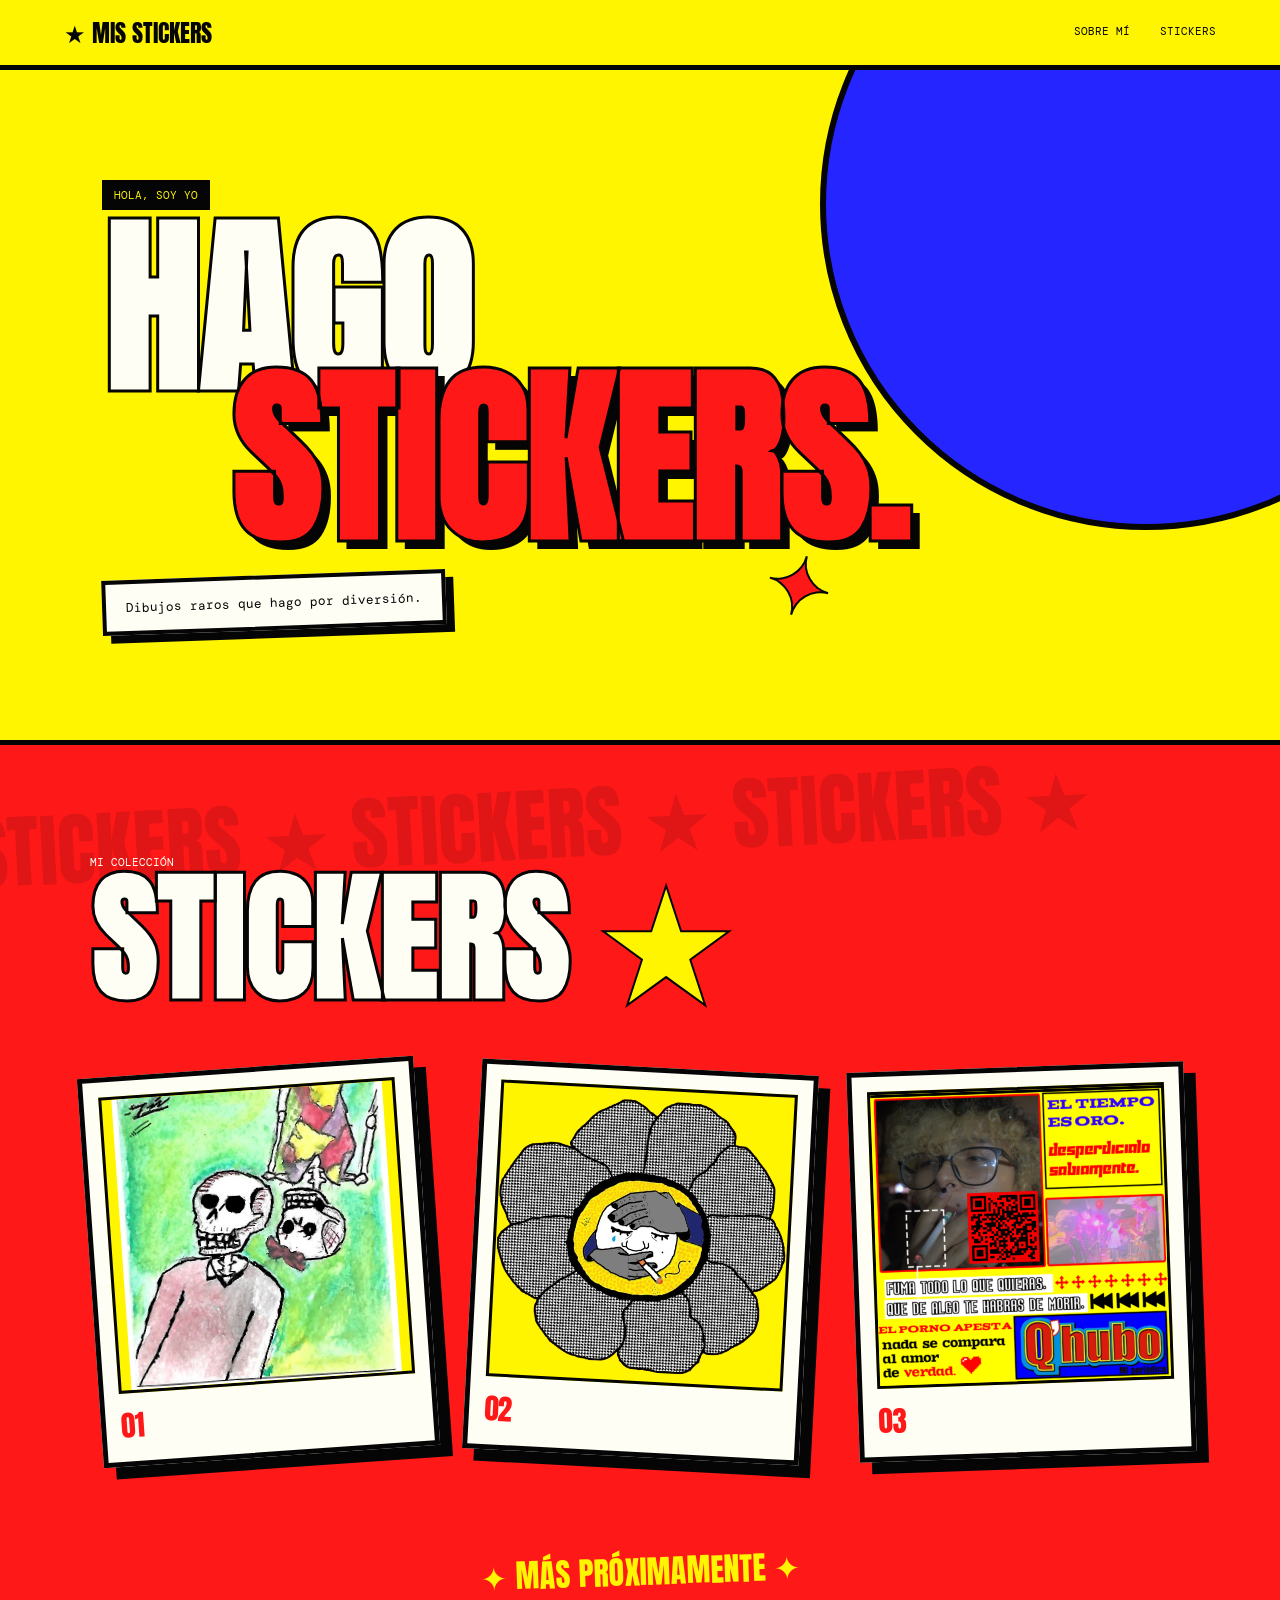
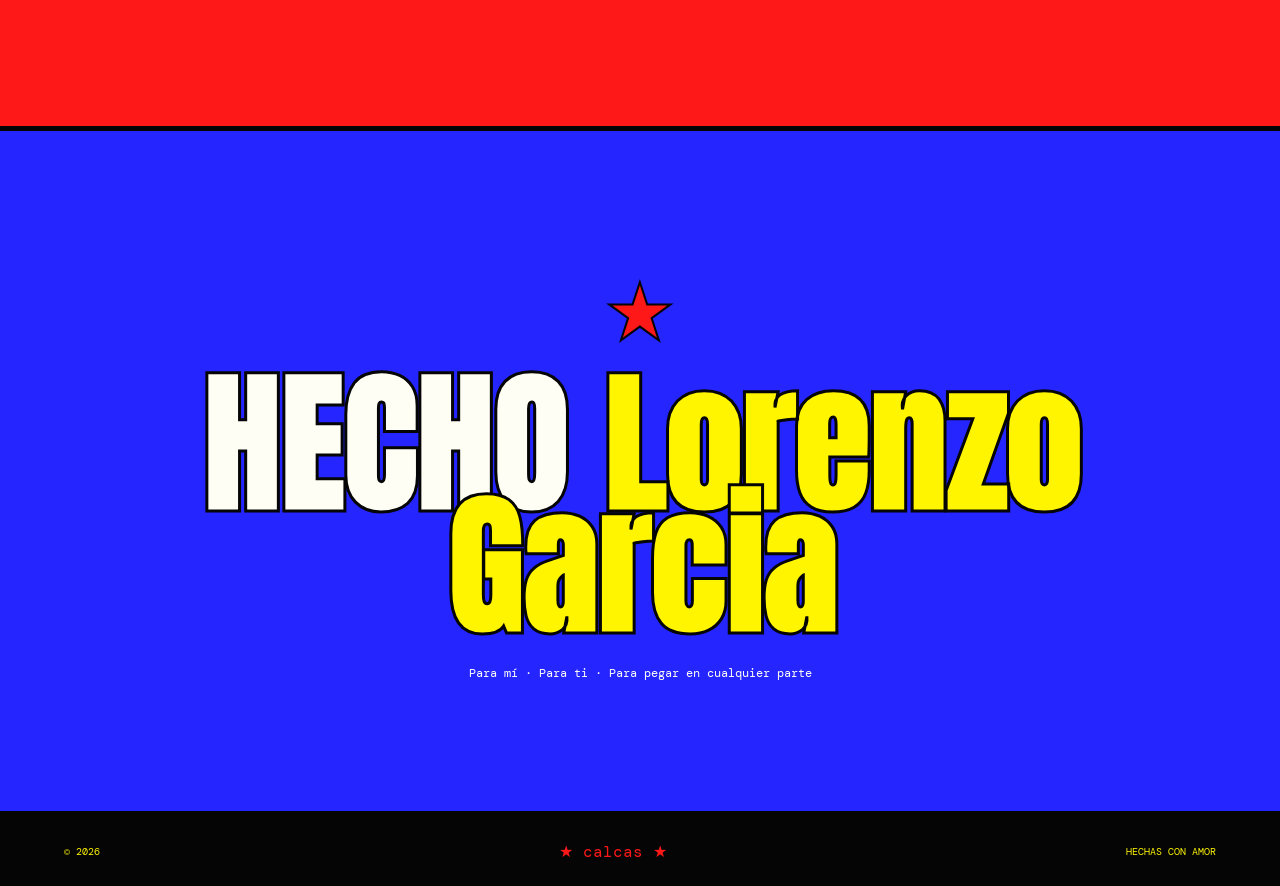
<file: index.html>
<!DOCTYPE html>
<html lang="es">

<head>
    <meta charset="UTF-8">
    <meta name="viewport" content="width=device-width, initial-scale=1.0">

    <title>Mis Stickers ★</title>

    <link rel="stylesheet" href="styles/styles.css">

    <link rel="preconnect" href="https://fonts.googleapis.com">
    <link rel="preconnect" href="https://fonts.gstatic.com" crossorigin>

    <link href="https://fonts.googleapis.com/css2?family=Anton&family=DM+Mono:wght@400;500&display=swap" rel="stylesheet">
</head>


<body>

    <!-- CABECERA -->

    <header>

        <div class="logo">
            ★ MIS STICKERS
        </div>

        <nav>
            <a href="#sobre-mi">SOBRE MÍ</a>
            <a href="#stickers">STICKERS</a>
        </nav>

    </header>


    <!-- PRESENTACIÓN -->

    <section class="intro" id="sobre-mi">

        <div class="intro-decoration">✦</div>

        <p>HOLA, SOY YO</p>

        <h1>
            HAGO
            <span>STICKERS.</span>
        </h1>

        <div class="intro-box">
            Dibujos raros que hago por diversión.
        </div>

    </section>


    <!-- STICKERS -->

    <section class="stickers" id="stickers">

        <div class="section-title">

            <p>MI COLECCIÓN</p>

            <h2>
                STICKERS
                <span>★</span>
            </h2>

        </div>


        <div class="gallery">


            <!-- STICKER 1 -->

            <div class="sticker sticker-1">

                <div class="image-box">

                    <img
                        src="images/sticker01.png"
                        alt="Sticker 1"
                    >

                </div>

                <p>01</p>

            </div>


            <!-- STICKER 2 -->

            <div class="sticker sticker-2">

                <div class="image-box">

                    <img
                        src="images/sticker02.png"
                        alt="Sticker 2"
                    >

                </div>

                <p>02</p>

            </div>


            <!-- STICKER 3 -->

            <div class="sticker sticker-3">

                <div class="image-box">

                    <img
                        src="images/sticker03.png"
                        alt="Sticker 3"
                    >

                </div>

                <p>03</p>

            </div>


        </div>


        <div class="more">
            ✦ MÁS PRÓXIMAMENTE ✦
        </div>

    </section>


    <!-- PEQUEÑA PRESENTACIÓN -->

    <section class="about">

        <div class="about-mark">
            ★
        </div>

        <h2>
            HECHO
            <span>Lorenzo Garcia</span>
        </h2>

        <p>
            Para mí · Para ti · Para pegar en cualquier parte
        </p>

    </section>


    <!-- FOOTER -->

    <footer>

        <span>© 2026</span>

        <span>★ calcas ★</span>

        <span>HECHAS CON AMOR</span>

    </footer>


</body>

</html>
</file>
<file: styles/styles.css>
/* =========================================
   MIS STICKERS
   ========================================= */


/* COLORES */

:root {

    --amarillo: #fff500;
    --rojo: #ff1818;
    --azul: #2525ff;
    --negro: #050505;
    --blanco: #fffef5;

    --titulo: "Anton", Impact, sans-serif;
    --mono: "DM Mono", monospace;
}


/* RESET */

* {
    margin: 0;
    padding: 0;
    box-sizing: border-box;
}


html {
    scroll-behavior: smooth;
}


body {

    background: var(--amarillo);

    color: var(--negro);

    font-family: var(--mono);

    overflow-x: hidden;
}


img {

    max-width: 100%;

    display: block;
}


a {

    color: inherit;

    text-decoration: none;
}


/* =========================================
   HEADER
   ========================================= */

header {

    height: 70px;

    padding: 0 5vw;

    border-bottom: 5px solid var(--negro);

    display: flex;

    align-items: center;

    justify-content: space-between;

    background: var(--amarillo);

    position: sticky;

    top: 0;

    z-index: 100;
}


.logo {

    font-family: var(--titulo);

    font-size: 1.5rem;
}


nav {

    display: flex;

    gap: 30px;

    font-size: 0.7rem;
}


nav a {

    border-bottom: 3px solid transparent;

    transition: 0.2s;
}


nav a:hover {

    border-color: var(--rojo);

    color: var(--rojo);
}


/* =========================================
   INTRO
   ========================================= */

.intro {

    min-height: 75vh;

    padding: 100px 8vw;

    position: relative;

    overflow: hidden;

    display: flex;

    flex-direction: column;

    justify-content: center;

    border-bottom: 5px solid var(--negro);
}


/* CÍRCULO AZUL */

.intro::after {

    content: "";

    position: absolute;

    width: 50vw;

    height: 50vw;

    border-radius: 50%;

    background: var(--azul);

    border: 6px solid var(--negro);

    right: -15vw;

    top: -15vw;

    z-index: 0;
}


.intro > * {

    position: relative;

    z-index: 2;
}


.intro > p {

    display: inline-block;

    width: fit-content;

    padding: 8px 12px;

    background: var(--negro);

    color: var(--amarillo);

    font-size: 0.7rem;

    margin-bottom: 25px;
}


.intro h1 {

    font-family: var(--titulo);

    font-size: clamp(6rem, 15vw, 13rem);

    line-height: 0.78;

    color: var(--blanco);

    -webkit-text-stroke: 3px var(--negro);

    letter-spacing: -2px;
}


.intro h1 span {

    display: block;

    color: var(--rojo);

    margin-left: 10vw;

    text-shadow: 8px 8px 0 var(--negro);
}


.intro-box {

    width: fit-content;

    margin-top: 40px;

    background: var(--blanco);

    border: 4px solid var(--negro);

    padding: 15px 20px;

    box-shadow: 8px 8px 0 var(--negro);

    transform: rotate(-2deg);

    font-size: 0.8rem;
}


/* DECORACIÓN */

.intro-decoration {

    position: absolute;

    right: 35%;

    bottom: 15%;

    font-size: 5rem;

    color: var(--rojo);

    -webkit-text-stroke: 2px var(--negro);

    transform: rotate(15deg);

    z-index: 3;
}


/* =========================================
   STICKERS
   ========================================= */

.stickers {

    background: var(--rojo);

    padding: 110px 7vw 130px;

    color: var(--blanco);

    position: relative;

    overflow: hidden;

    border-bottom: 5px solid var(--negro);
}


/* TEXTO DE FONDO */

.stickers::before {

    content: "STICKERS ★ STICKERS ★ STICKERS ★";

    position: absolute;

    top: 20px;

    left: -30px;

    font-family: var(--titulo);

    font-size: 5rem;

    color: rgba(0, 0, 0, 0.12);

    white-space: nowrap;

    transform: rotate(-3deg);
}


/* TÍTULO */

.section-title {

    position: relative;

    z-index: 2;

    margin-bottom: 70px;
}


.section-title p {

    font-size: 0.7rem;

    margin-bottom: 15px;
}


.section-title h2 {

    font-family: var(--titulo);

    font-size: clamp(5rem, 11vw, 10rem);

    line-height: 0.8;

    -webkit-text-stroke: 3px var(--negro);
}


.section-title h2 span {

    color: var(--amarillo);

    -webkit-text-stroke: 2px var(--negro);
}


/* =========================================
   GALERÍA
   ========================================= */

.gallery {

    max-width: 1200px;

    margin: auto;

    display: grid;

    grid-template-columns: repeat(3, 1fr);

    gap: 45px;

    align-items: center;

    position: relative;

    z-index: 5;
}


/* TARJETAS */

.sticker {

    background: var(--blanco);

    border: 5px solid var(--negro);

    padding: 15px;

    box-shadow: 12px 12px 0 var(--negro);

    color: var(--negro);

    transition: 0.25s ease;
}


.sticker:hover {

    transform: translateY(-15px) rotate(0deg) !important;

    box-shadow: 18px 18px 0 var(--negro);
}


/* ROTACIONES */

.sticker-1 {

    transform: rotate(-4deg);
}


.sticker-2 {

    transform: rotate(3deg);
}


.sticker-3 {

    transform: rotate(-2deg);
}


/* CAJA DE IMAGEN */

.image-box {

    background: var(--amarillo);

    border: 3px solid var(--negro);

    aspect-ratio: 1 / 1;

    display: flex;

    align-items: center;

    justify-content: center;

    overflow: hidden;
}


.image-box img {

    width: 100%;

    height: 100%;

    object-fit: contain;

    transition: 0.3s;
}


.sticker:hover img {

    transform: scale(1.07);
}


/* NÚMERO */

.sticker p {

    font-family: var(--titulo);

    font-size: 1.8rem;

    padding-top: 10px;

    color: var(--rojo);
}


/* =========================================
   MÁS STICKERS
   ========================================= */

.more {

    text-align: center;

    margin-top: 90px;

    font-family: var(--titulo);

    font-size: 2rem;

    color: var(--amarillo);

    transform: rotate(-2deg);
}


/* =========================================
   ABOUT
   ========================================= */

.about {

    background: var(--azul);

    color: var(--blanco);

    padding: 130px 8vw;

    text-align: center;

    border-bottom: 5px solid var(--negro);

    position: relative;

    overflow: hidden;
}


.about-mark {

    font-size: 5rem;

    color: var(--rojo);

    -webkit-text-stroke: 2px var(--negro);

    margin-bottom: 20px;
}


.about h2 {

    font-family: var(--titulo);

    font-size: clamp(5rem, 12vw, 11rem);

    line-height: 0.8;

    -webkit-text-stroke: 3px var(--negro);
}


.about h2 span {

    color: var(--amarillo);
}


.about p {

    margin-top: 35px;

    font-size: 0.75rem;
}


/* =========================================
   FOOTER
   ========================================= */

footer {

    min-height: 70px;

    padding: 20px 5vw;

    background: var(--negro);

    color: var(--amarillo);

    display: flex;

    align-items: center;

    justify-content: space-between;

    font-size: 0.6rem;
}


footer span:nth-child(2) {

    color: var(--rojo);

    font-size: 1rem;
}


/* =========================================
   TABLET
   ========================================= */

@media (max-width: 850px) {


    header {

        padding: 15px 5vw;

        height: auto;

        gap: 15px;
    }


    .logo {

        font-size: 1.1rem;
    }


    nav {

        gap: 15px;

        font-size: 0.55rem;
    }


    .intro {

        min-height: 700px;

        padding: 80px 6vw;
    }


    .intro::after {

        width: 80vw;

        height: 80vw;

        right: -35vw;

        top: 40%;
    }


    .intro h1 {

        font-size: 21vw;
    }


    .intro h1 span {

        margin-left: 4vw;
    }


    .gallery {

        grid-template-columns: 1fr;

        max-width: 500px;

        gap: 60px;
    }


    .sticker-1,
    .sticker-2,
    .sticker-3 {

        transform: rotate(0deg);
    }


    .stickers {

        padding: 90px 6vw 110px;
    }


    .section-title h2 {

        font-size: 19vw;
    }


    footer {

        flex-direction: column;

        gap: 12px;

        text-align: center;
    }

}


/* =========================================
   TELÉFONOS
   ========================================= */

@media (max-width: 500px) {


    header {

        flex-direction: column;

        align-items: flex-start;
    }


    nav {

        width: 100%;

        justify-content: space-between;
    }


    .intro {

        min-height: 650px;
    }


    .intro h1 {

        font-size: 23vw;
    }


    .intro-box {

        font-size: 0.7rem;

        max-width: 90%;
    }


    .more {

        font-size: 1.5rem;
    }


    .about h2 {

        font-size: 20vw;
    }

}
</file>
